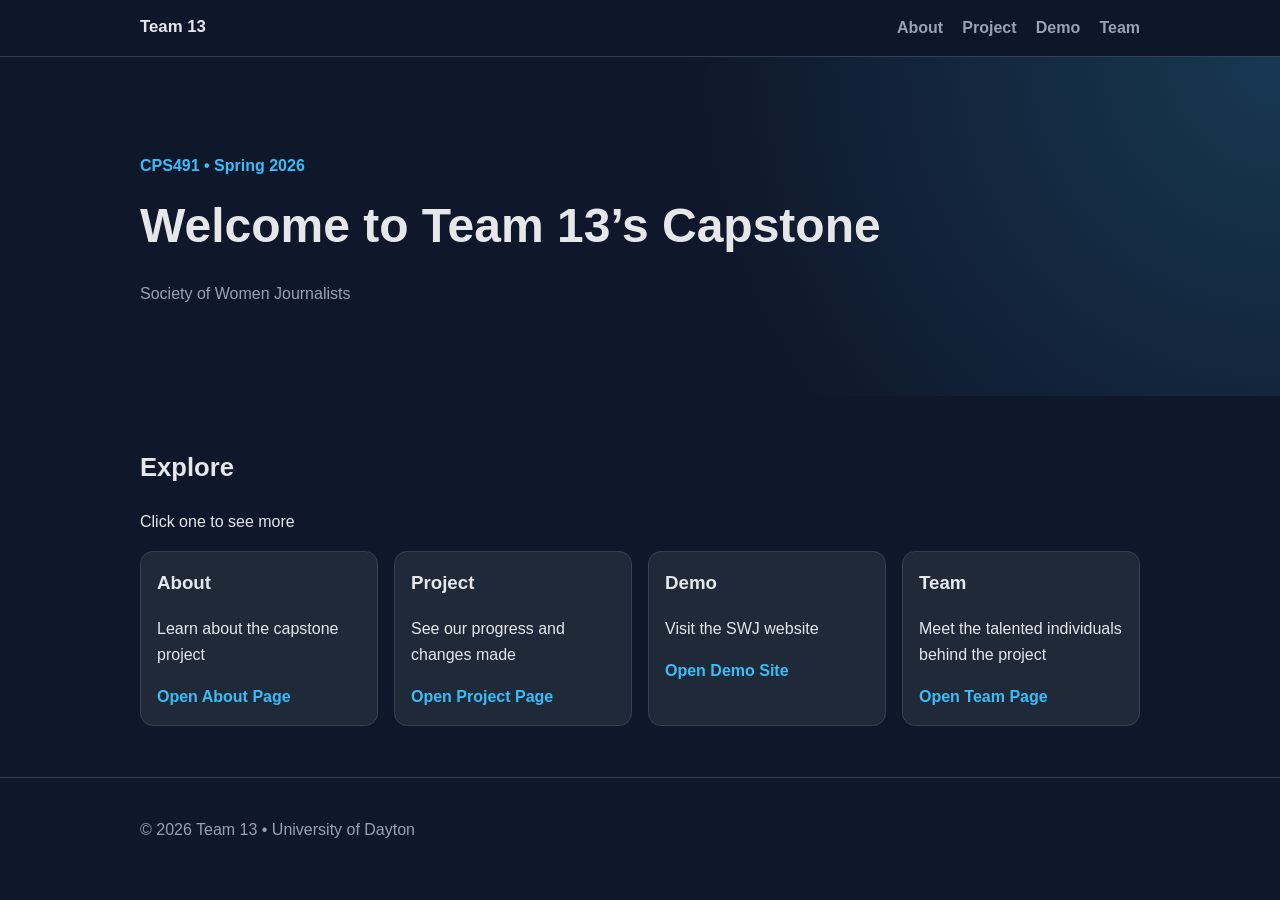
<file: index.html>
<!doctype html>
<html lang="en">
  <head>
    <meta charset="UTF-8" />
    <meta name="viewport" content="width=device-width, initial-scale=1.0" />
    <title>Team 13 Capstone | Home</title>
    <meta name="description" content="Team 13 capstone project website" />
    <link rel="stylesheet" href="styles.css" />
  </head>
  <body>
    <header class="site-header">
      <div class="container nav-wrap">
        <a href="index.html" class="brand">Team 13</a>
        <button
          class="nav-toggle"
          aria-label="Toggle navigation"
          aria-expanded="false"
        >
          ☰
        </button>
        <nav class="site-nav" id="site-nav">
          <a href="about.html">About</a>
          <a href="project.html">Project</a>
          <a href="https://www.swj1894.org/">Demo</a>
          <a href="team.html">Team</a>
        </nav>
      </div>
    </header>

    <main>
      <section class="hero">
        <div class="container">
          <p class="eyebrow">CPS491 • Spring 2026</p>
          <h1>Welcome to Team 13’s Capstone</h1>
          <p class="lead">Society of Women Journalists</p>
        </div>
      </section>

      <section class="section">
        <div class="container">
          <h2>Explore</h2>
          <p>Click one to see more</p>
          <div class="cards">
            <article class="card">
              <h3>About</h3>
              <p>Learn about the capstone project</p>
              <a href="about.html">Open About Page</a>
            </article>
            <article class="card">
              <h3>Project</h3>
              <p>See our progress and changes made</p>
              <a href="project.html">Open Project Page</a>
            </article>
            <article class="card">
              <h3>Demo</h3>
              <p>Visit the SWJ website</p>
              <a href="https://www.swj1894.org/">Open Demo Site</a>
            </article>
            <article class="card">
              <h3>Team</h3>
              <p>Meet the talented individuals behind the project</p>
              <a href="team.html">Open Team Page</a>
            </article>
          </div>
        </div>
      </section>
    </main>

    <footer class="site-footer">
      <div class="container">
        <p>© <span id="year"></span> Team 13 • University of Dayton</p>
      </div>
    </footer>

    <script src="script.js"></script>
  </body>
</html>
</file>
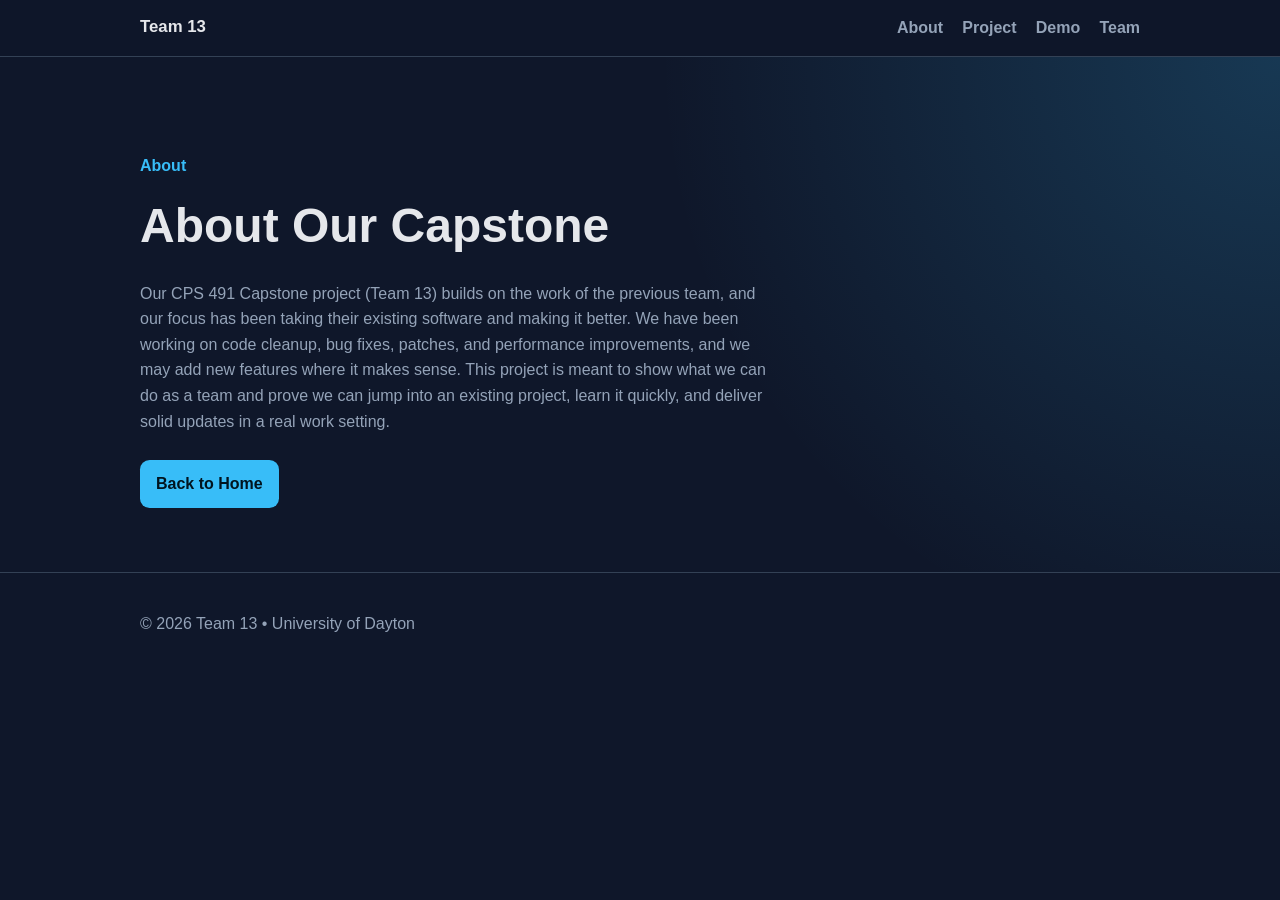
<file: about.html>
<!doctype html>
<html lang="en">
  <head>
    <meta charset="UTF-8" />
    <meta name="viewport" content="width=device-width, initial-scale=1.0" />
    <title>Team 13 Capstone | About</title>
    <meta name="description" content="About Team 13 capstone project" />
    <link rel="stylesheet" href="styles.css" />
  </head>
  <body>
    <header class="site-header">
      <div class="container nav-wrap">
        <a href="index.html" class="brand">Team 13</a>
        <button
          class="nav-toggle"
          aria-label="Toggle navigation"
          aria-expanded="false"
        >
          ☰
        </button>
        <nav class="site-nav" id="site-nav">
          <a href="about.html">About</a>
          <a href="project.html">Project</a>
          <a href="https://www.swj1894.org/">Demo</a>
          <a href="team.html">Team</a>
        </nav>
      </div>
    </header>

    <main>
      <section class="hero">
        <div class="container">
          <p class="eyebrow">About</p>
          <h1>About Our Capstone</h1>
          <p class="lead">
            Our CPS 491 Capstone project (Team 13) builds on the work of the
            previous team, and our focus has been taking their existing software
            and making it better. We have been working on code cleanup, bug
            fixes, patches, and performance improvements, and we may add new
            features where it makes sense. This project is meant to show what we
            can do as a team and prove we can jump into an existing project,
            learn it quickly, and deliver solid updates in a real work setting.
          </p>
          <a class="cta" href="index.html">Back to Home</a>
        </div>
      </section>
    </main>

    <footer class="site-footer">
      <div class="container">
        <p>© <span id="year"></span> Team 13 • University of Dayton</p>
      </div>
    </footer>

    <script src="script.js"></script>
  </body>
</html>
</file>
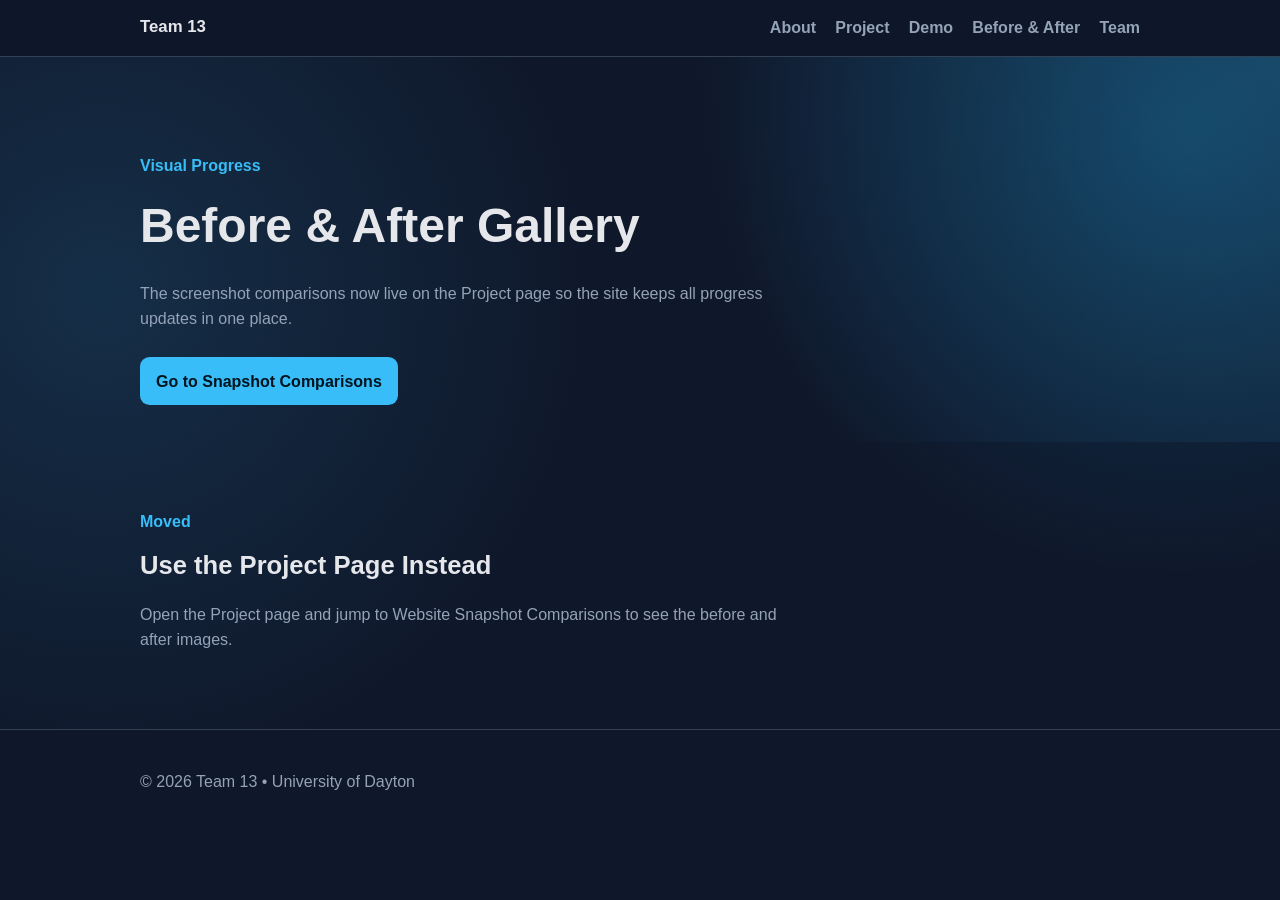
<file: before-after.html>
<!doctype html>
<html lang="en">
  <head>
    <meta charset="UTF-8" />
    <meta name="viewport" content="width=device-width, initial-scale=1.0" />
    <title>Team 13 Capstone | Before & After</title>
    <meta
      name="description"
      content="Before and after website snapshots for Team 13 capstone updates"
    />
    <link rel="stylesheet" href="styles.css" />
  </head>
  <body>
    <header class="site-header">
      <div class="container nav-wrap">
        <a href="index.html" class="brand">Team 13</a>
        <button
          class="nav-toggle"
          aria-label="Toggle navigation"
          aria-expanded="false"
        >
          ☰
        </button>
        <nav class="site-nav" id="site-nav">
          <a href="about.html">About</a>
          <a href="project.html">Project</a>
          <a href="https://www.swj1894.org/">Demo</a>
          <a href="before-after.html">Before & After</a>
          <a href="team.html">Team</a>
        </nav>
      </div>
    </header>

    <main class="before-after-page">
      <section class="hero before-after-hero">
        <div class="container">
          <p class="eyebrow">Visual Progress</p>
          <h1>Before & After Gallery</h1>
          <p class="lead">
            The screenshot comparisons now live on the Project page so the site
            keeps all progress updates in one place.
          </p>
          <a class="cta" href="project.html#snapshot-comparisons">
            Go to Snapshot Comparisons
          </a>
        </div>
      </section>

      <section class="section">
        <div class="container">
          <div class="section-heading">
            <p class="eyebrow">Moved</p>
            <h2>Use the Project Page Instead</h2>
            <p class="lead">
              Open the Project page and jump to Website Snapshot Comparisons to
              see the before and after images.
            </p>
          </div>
        </div>
      </section>
    </main>

    <footer class="site-footer">
      <div class="container">
        <p>© <span id="year"></span> Team 13 • University of Dayton</p>
      </div>
    </footer>

    <script src="script.js"></script>
  </body>
</html>
</file>
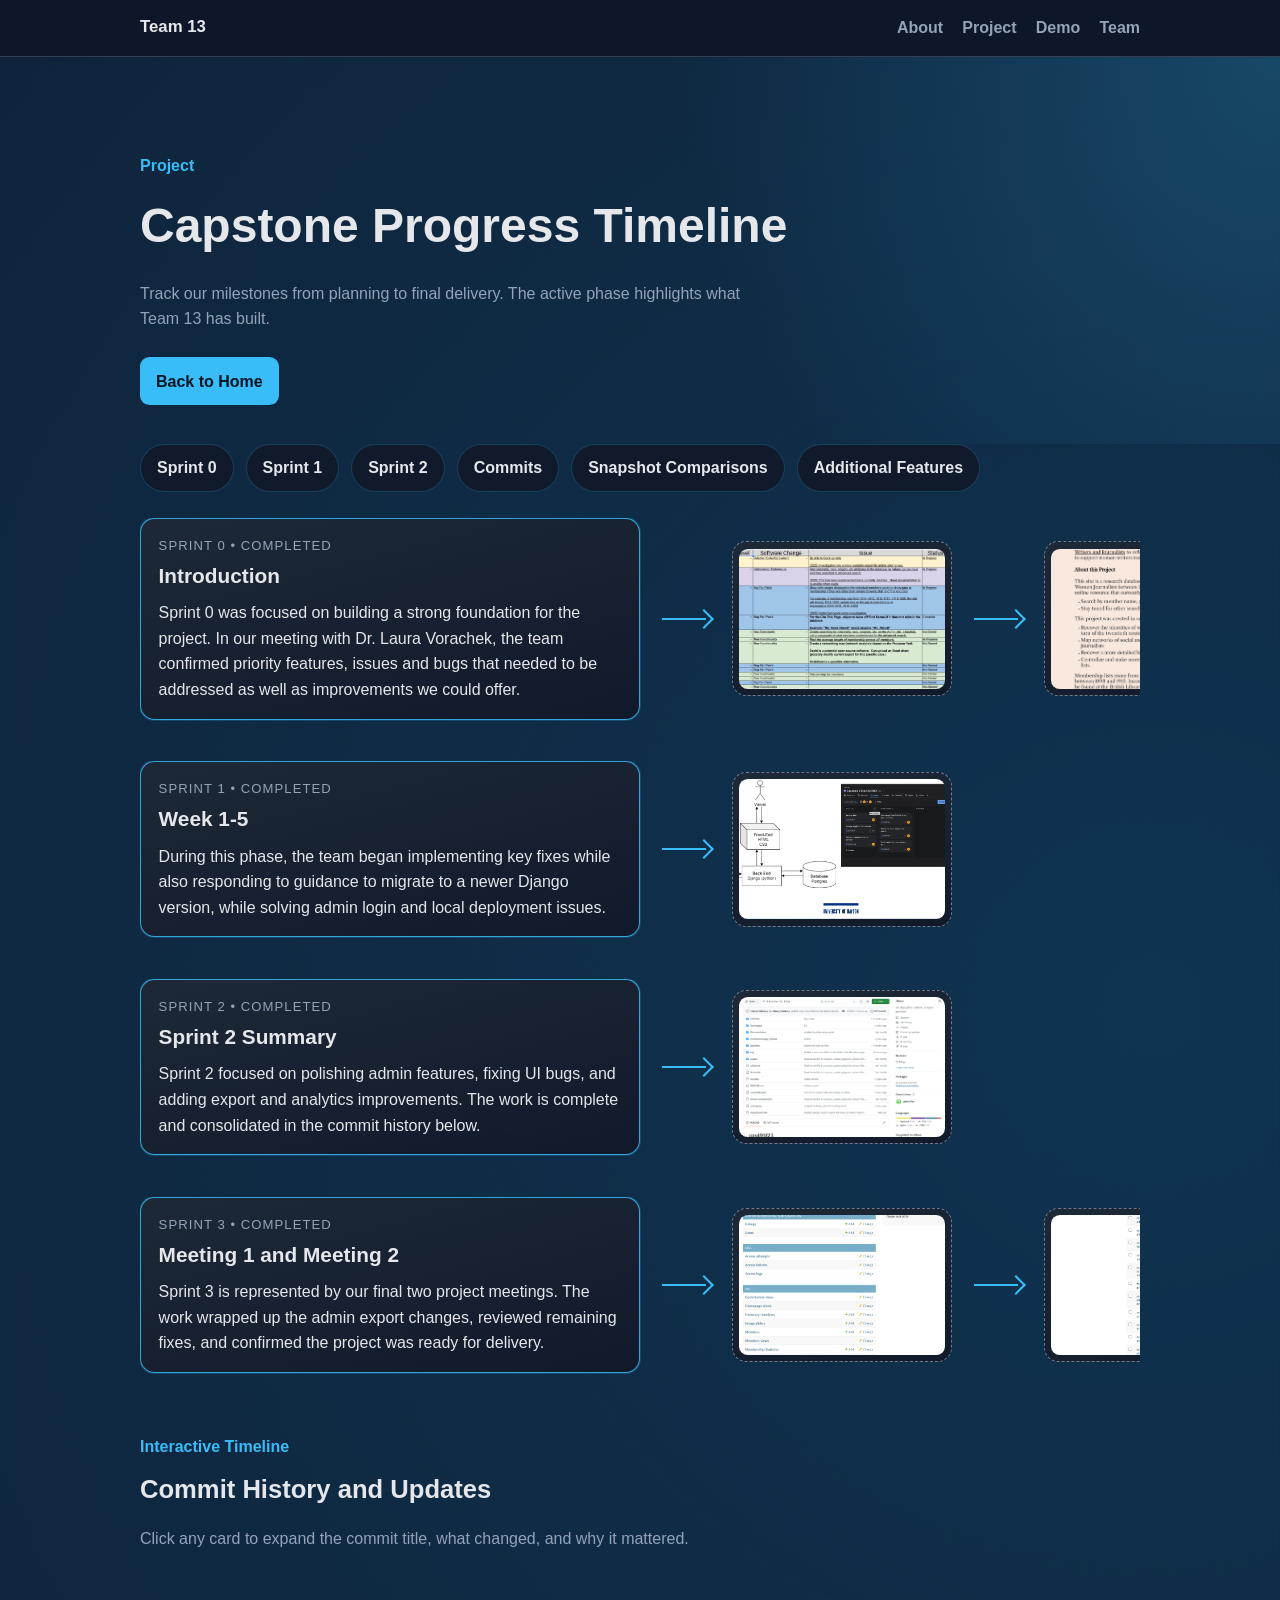
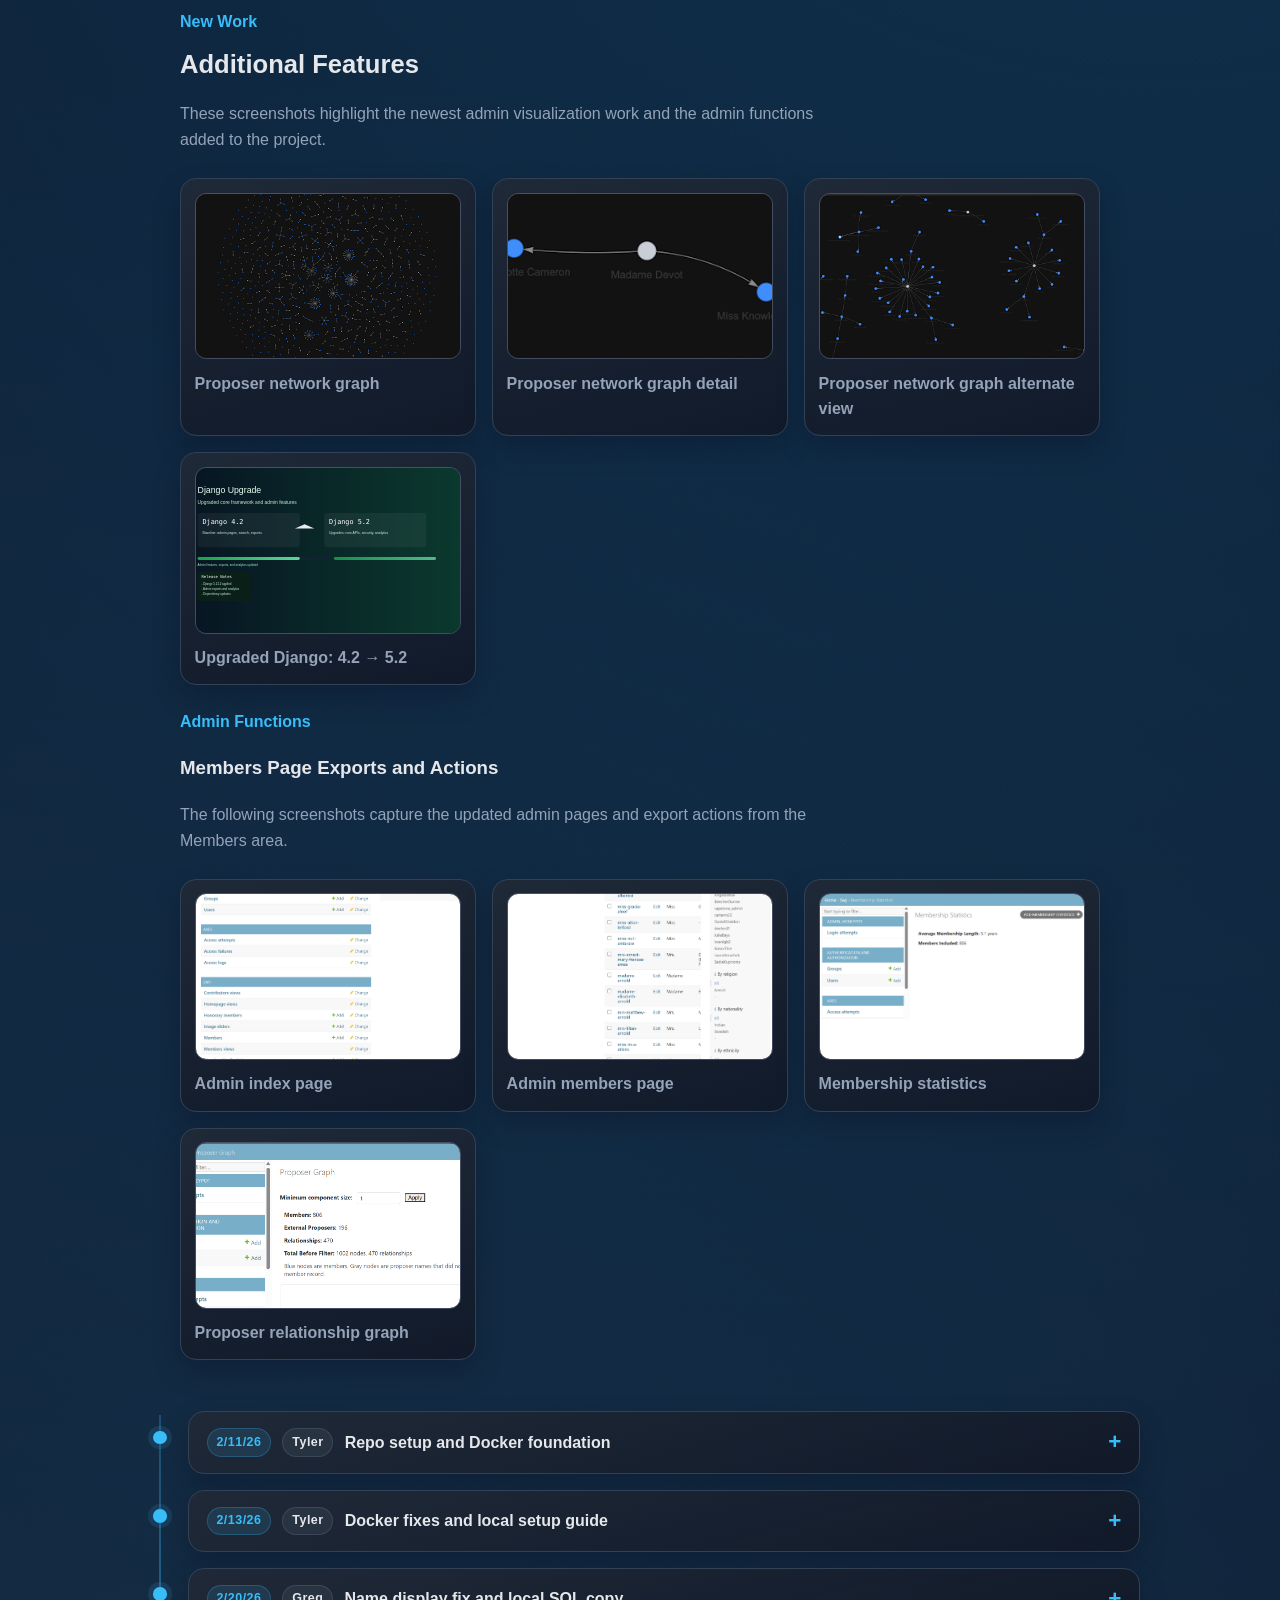
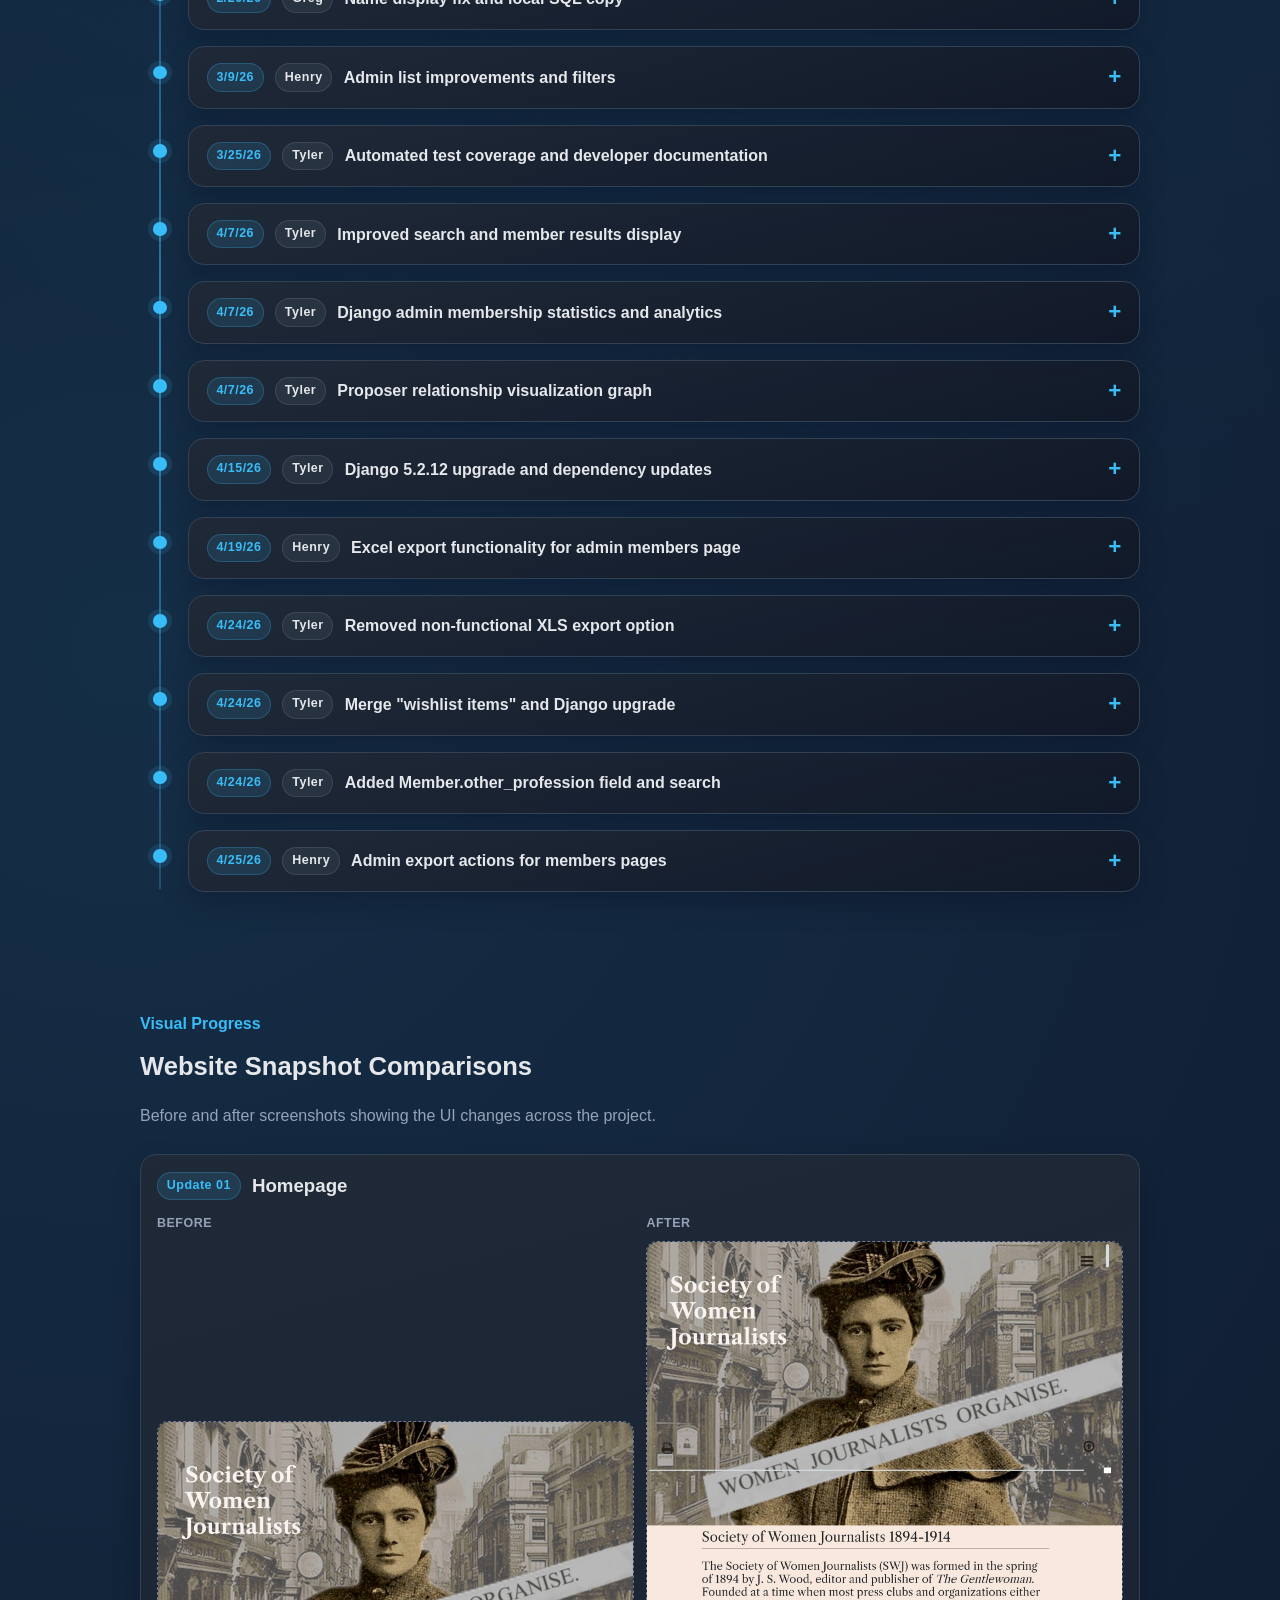
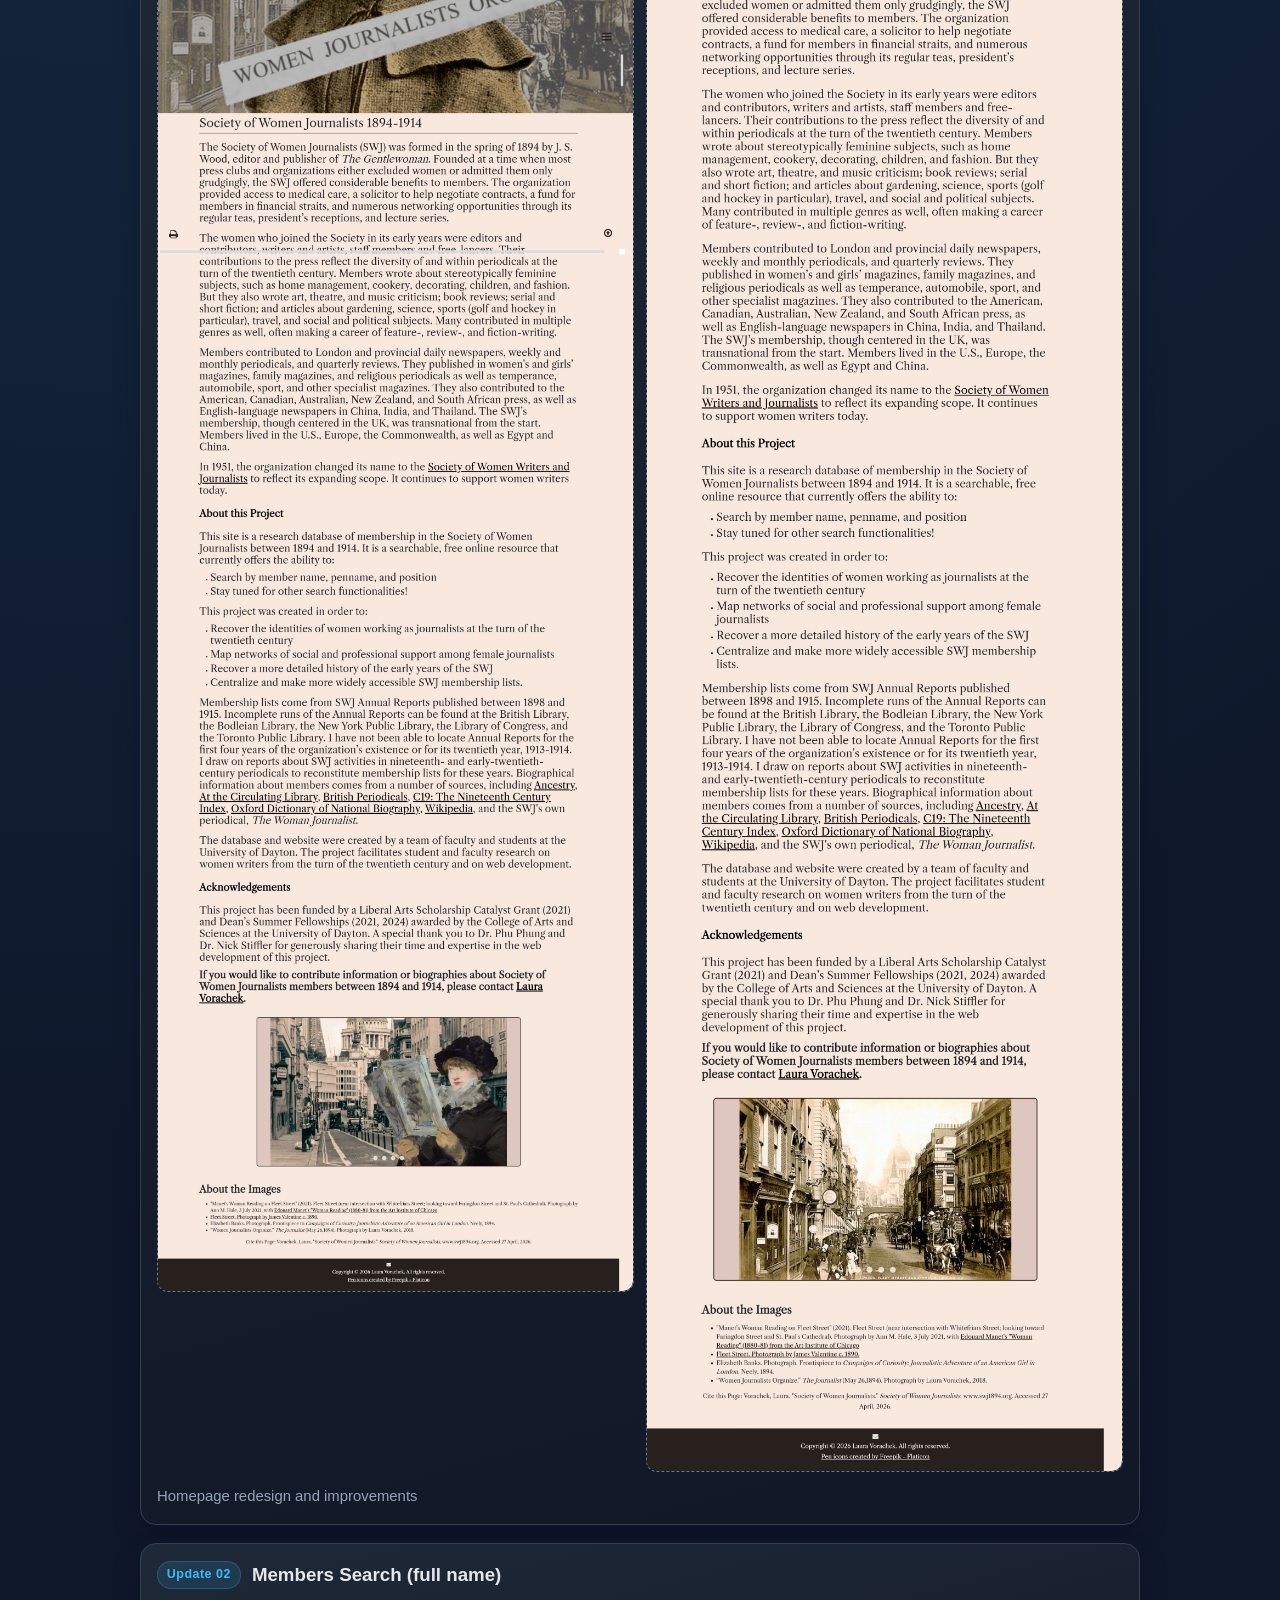
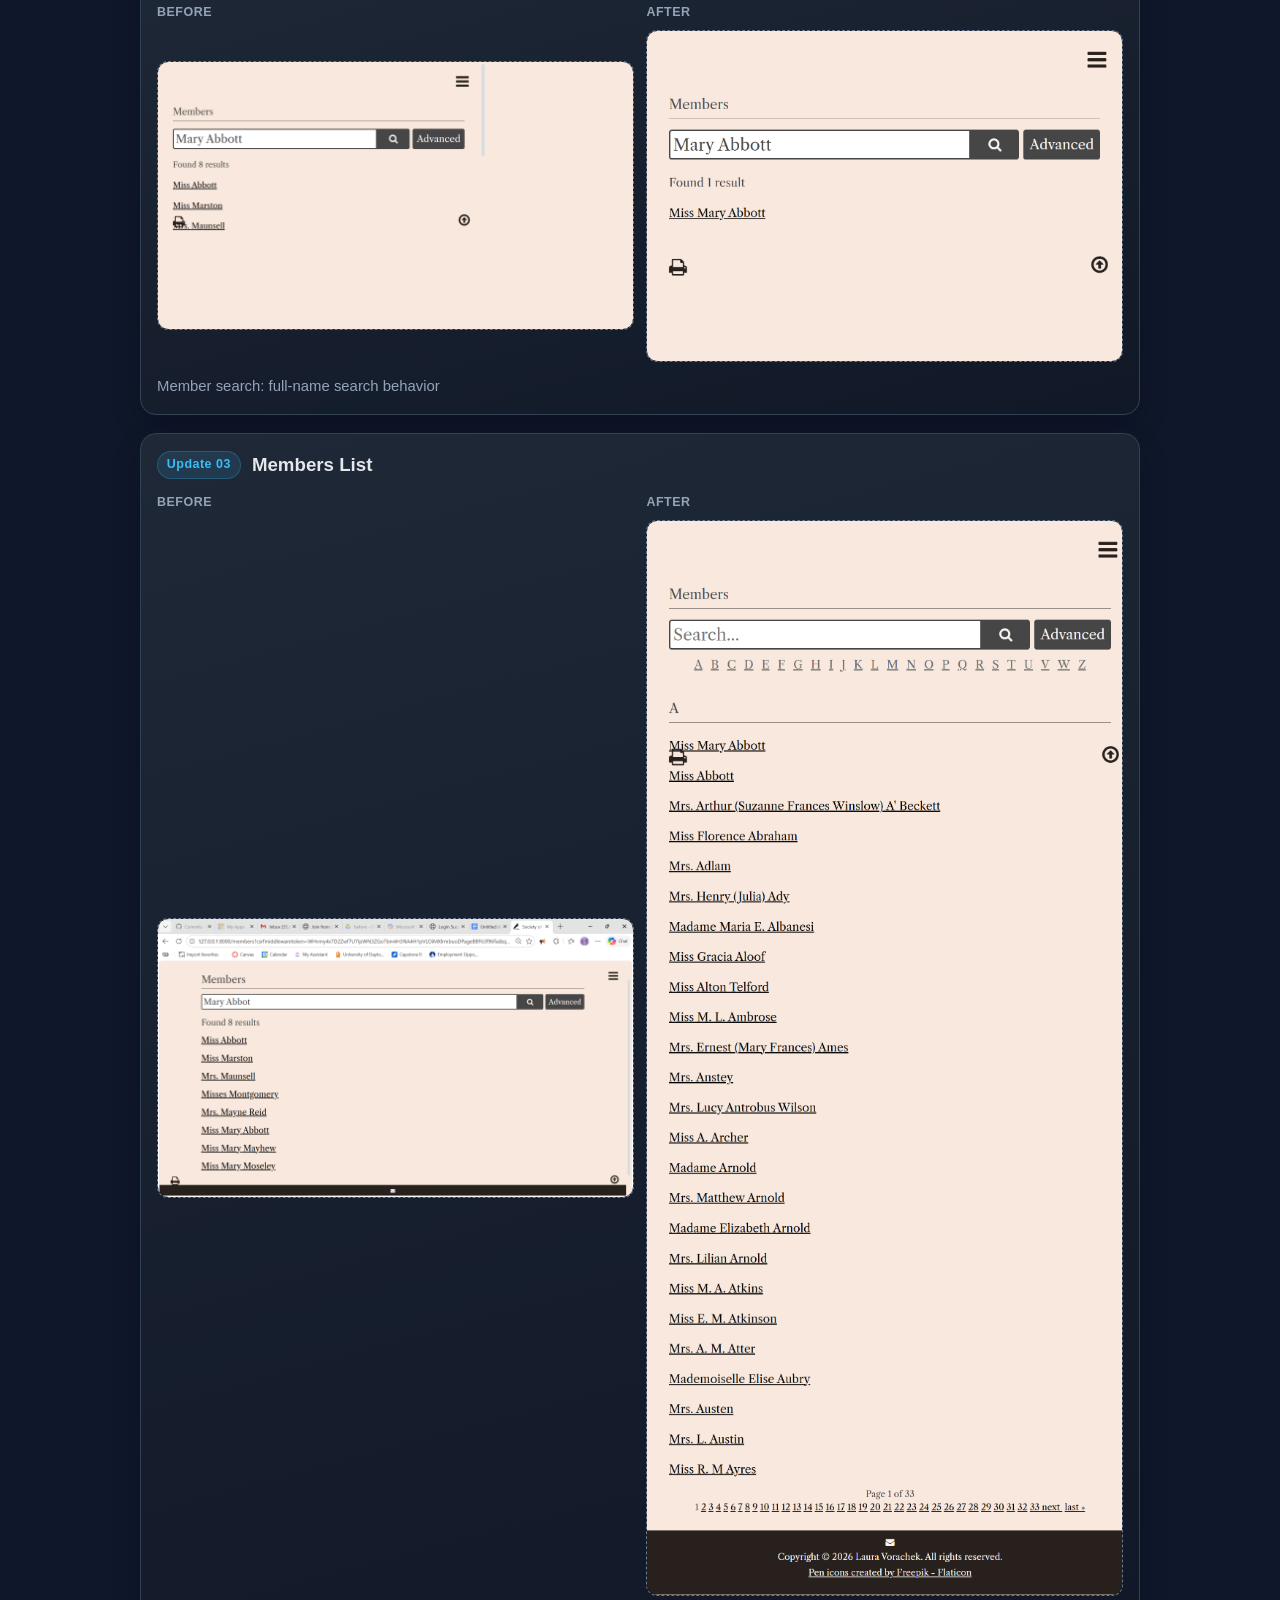
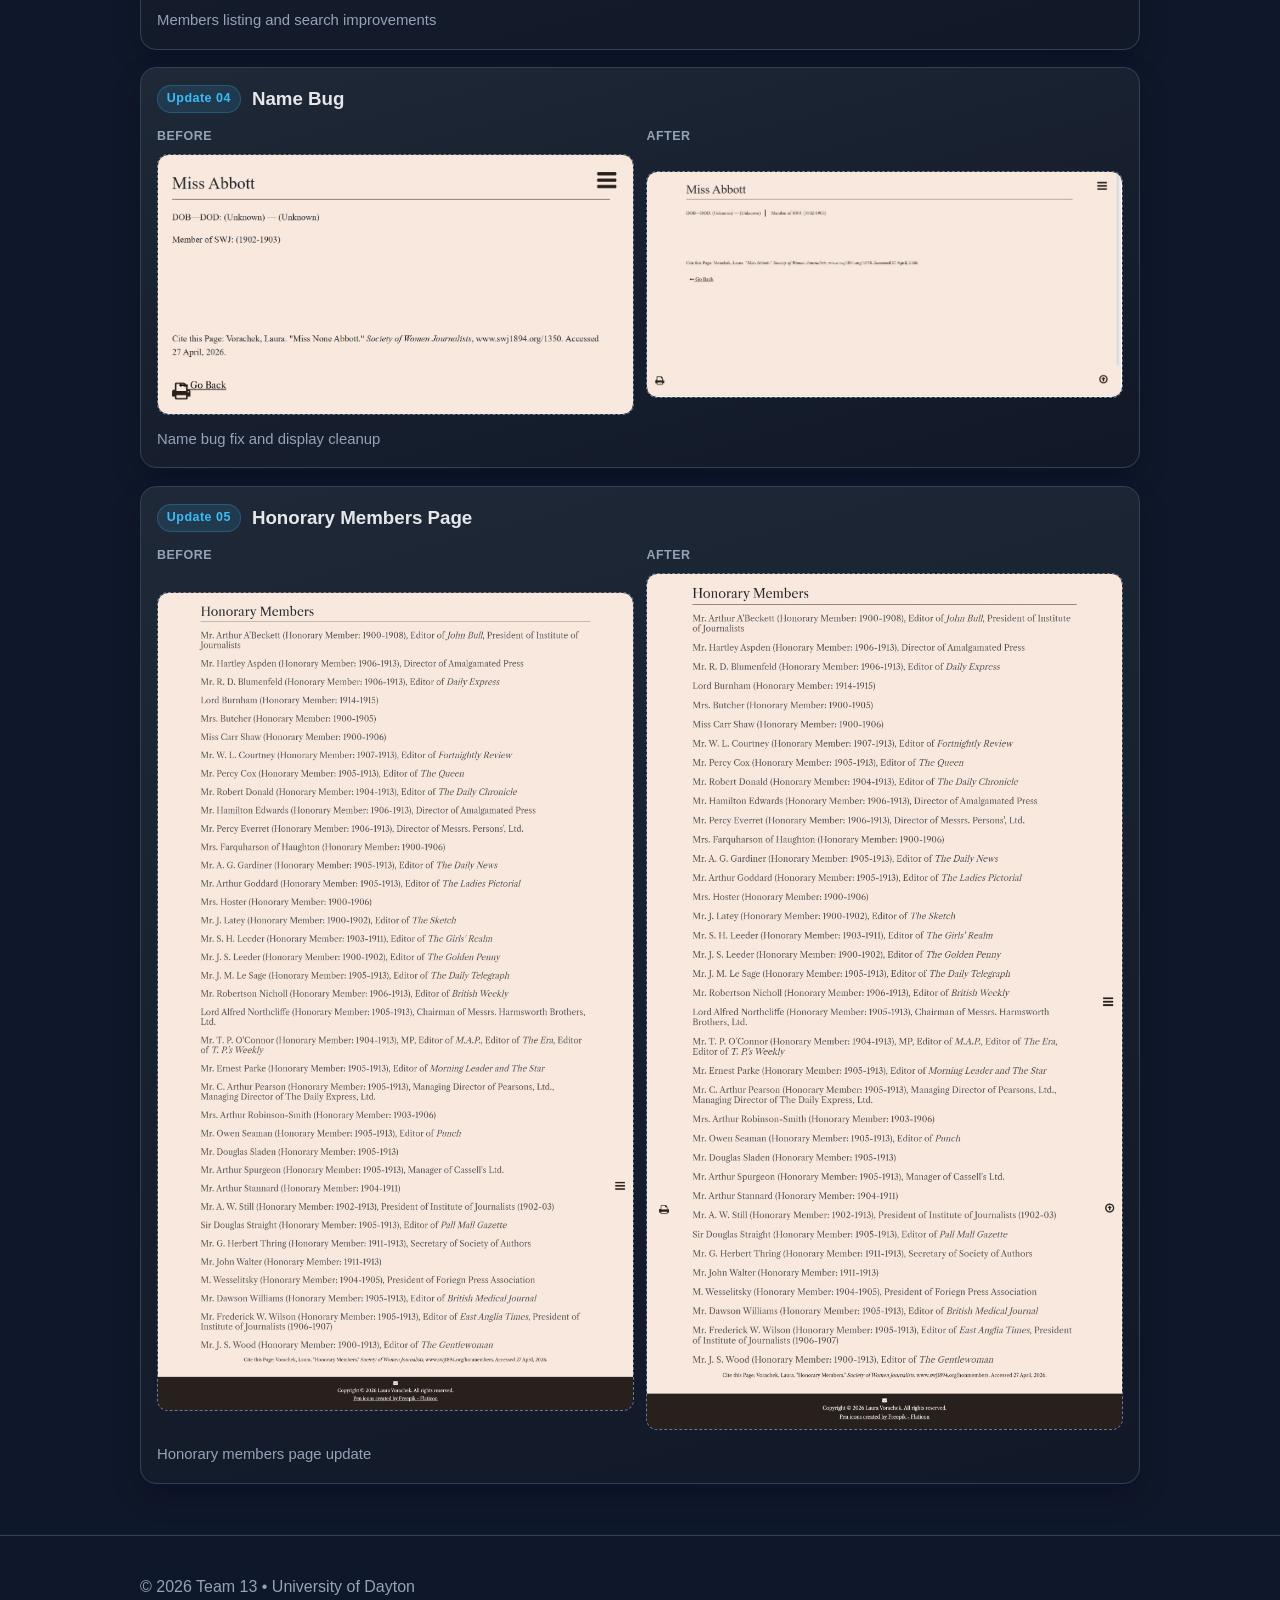
<file: project.html>
<!doctype html>
<html lang="en">
  <head>
    <meta charset="UTF-8" />
    <meta name="viewport" content="width=device-width, initial-scale=1.0" />
    <title>Team 13 Capstone | Project</title>
    <meta name="description" content="Project details for Team 13 capstone" />
    <link rel="stylesheet" href="styles.css" />
  </head>
  <body>
    <header class="site-header">
      <div class="container nav-wrap">
        <a href="index.html" class="brand">Team 13</a>
        <button
          class="nav-toggle"
          aria-label="Toggle navigation"
          aria-expanded="false"
        >
          ☰
        </button>
        <nav class="site-nav" id="site-nav">
          <a href="about.html">About</a>
          <a href="project.html">Project</a>
          <a href="https://www.swj1894.org/">Demo</a>
          <a href="team.html">Team</a>
        </nav>
      </div>
    </header>

    <main class="project-page">
      <section class="hero project-hero">
        <div class="container">
          <p class="eyebrow">Project</p>
          <h1>Capstone Progress Timeline</h1>
          <p class="lead">
            Track our milestones from planning to final delivery. The active
            phase highlights what Team 13 has built.
          </p>
          <a class="cta" href="index.html">Back to Home</a>
        </div>
      </section>

      <section class="section project-tabs-section">
        <div class="container">
          <div class="project-tabs" aria-label="Project section navigation">
            <a href="#sprint-0">Sprint 0</a>
            <a href="#sprint-1">Sprint 1</a>
            <a href="#sprint-2">Sprint 2</a>
            <a href="#commits">Commits</a>
            <a href="#snapshot-comparisons">Snapshot Comparisons</a>
            <a href="#additional-features">Additional Features</a>
          </div>
        </div>
      </section>

      <section class="section sprint-flow-section" id="sprint-0">
        <div class="container">
          <div class="sprint-flow" aria-label="Sprint 0 content flow">
            <article class="flow-box sprint-zero-box description-box">
              <p class="timeline-meta">Sprint 0 • Completed</p>
              <h2>Introduction</h2>
              <p>
                Sprint 0 was focused on building a strong foundation for the
                project. In our meeting with Dr. Laura Vorachek, the team
                confirmed priority features, issues and bugs that needed to be
                addressed as well as improvements we could offer.
              </p>
            </article>

            <div class="flow-arrow" aria-hidden="true"></div>

            <article class="flow-box flow-image-box">
              <img src="images/SWJ_Wishlist.jpeg" alt="Sprint 0 image 1" />
            </article>

            <div class="flow-arrow" aria-hidden="true"></div>

            <article class="flow-box flow-image-box">
              <img
                src="images/after/After_homepage.jpeg"
                alt="Sprint 0 image 2"
              />
            </article>

            <div class="flow-arrow" aria-hidden="true"></div>

            <article class="flow-box flow-image-box">
              <img src="images/repo.jpeg" alt="Sprint 0 image 3" />
            </article>
          </div>
        </div>
      </section>

      <section class="section sprint-flow-section" id="sprint-1">
        <div class="container">
          <div class="sprint-flow" aria-label="Sprint 1 content flow">
            <article class="flow-box sprint-zero-box description-box">
              <p class="timeline-meta">Sprint 1 • Completed</p>
              <h2>Week 1-5</h2>
              <p>
                During this phase, the team began implementing key fixes while
                also responding to guidance to migrate to a newer Django
                version, while solving admin login and local deployment issues.
              </p>
            </article>

            <div class="flow-arrow" aria-hidden="true"></div>

            <article class="flow-box flow-image-box">
              <img src="images/design_overview.jpeg" alt="Sprint 1 image 1" />
            </article>
          </div>
        </div>
      </section>

      <section class="section sprint-flow-section" id="sprint-2">
        <div class="container">
          <div class="sprint-flow" aria-label="Sprint 2 content flow">
            <article class="flow-box sprint-zero-box description-box">
              <p class="timeline-meta">Sprint 2 • Completed</p>
              <h2>Sprint 2 Summary</h2>
              <p>
                Sprint 2 focused on polishing admin features, fixing UI bugs,
                and adding export and analytics improvements. The work is
                complete and consolidated in the commit history below.
              </p>
            </article>

            <div class="flow-arrow" aria-hidden="true"></div>

            <article class="flow-box flow-image-box">
              <img src="images/repo.jpeg" alt="Sprint 2 snapshot" />
            </article>
          </div>
        </div>
      </section>

      <section class="section sprint-flow-section" id="sprint-3">
        <div class="container">
          <div class="sprint-flow" aria-label="Sprint 3 content flow">
            <article class="flow-box sprint-zero-box description-box">
              <p class="timeline-meta">Sprint 3 • Completed</p>
              <h2>Meeting 1 and Meeting 2</h2>
              <p>
                Sprint 3 is represented by our final two project meetings. The
                work wrapped up the admin export changes, reviewed remaining
                fixes, and confirmed the project was ready for delivery.
              </p>
            </article>

            <div class="flow-arrow" aria-hidden="true"></div>

            <article class="flow-box flow-image-box">
              <img
                src="images/after/after_admin_index.jpeg"
                alt="Sprint 3 meeting 1 snapshot"
              />
            </article>

            <div class="flow-arrow" aria-hidden="true"></div>

            <article class="flow-box flow-image-box">
              <img
                src="images/after/after_admin_members.jpeg"
                alt="Sprint 3 meeting 2 snapshot"
              />
            </article>
          </div>
        </div>
      </section>

      <section class="section commits-section" id="commits">
        <div class="container">
          <div class="section-heading">
            <p class="eyebrow">Interactive Timeline</p>
            <h2>Commit History and Updates</h2>
            <p class="lead">
              Click any card to expand the commit title, what changed, and why
              it mattered.
            </p>
          </div>

          <section
            class="section additional-features-section"
            id="additional-features"
          >
            <div class="container">
              <div class="section-heading">
                <p class="eyebrow">New Work</p>
                <h2>Additional Features</h2>
                <p class="lead">
                  These screenshots highlight the newest admin visualization
                  work and the admin functions added to the project.
                </p>
              </div>

              <div class="feature-gallery">
                <figure class="feature-card">
                  <img
                    src="images/new-addition/Proposer_Network_Graph.jpeg"
                    alt="Proposer network graph view 1"
                  />
                  <figcaption>Proposer network graph</figcaption>
                </figure>
                <figure class="feature-card">
                  <img
                    src="images/new-addition/Proposer_Network_Graph2.jpeg"
                    alt="Proposer network graph view 2"
                  />
                  <figcaption>Proposer network graph detail</figcaption>
                </figure>
                <figure class="feature-card">
                  <img
                    src="images/new-addition/Proposer_Network_Graph3.jpeg"
                    alt="Proposer network graph view 3"
                  />
                  <figcaption>Proposer network graph alternate view</figcaption>
                </figure>
                <figure class="feature-card feature-card--django-upgrade">
                  <img src="images/new-addition/django_upgrade.svg" alt="Django upgrade 4.2 to 5.2 graphic" />
                  <figcaption>Upgraded Django: 4.2 → 5.2</figcaption>
                </figure>
              </div>

              <div class="section-heading feature-subheading">
                <p class="eyebrow">Admin Functions</p>
                <h3>Members Page Exports and Actions</h3>
                <p class="lead">
                  The following screenshots capture the updated admin pages and
                  export actions from the Members area.
                </p>
              </div>

              <div class="feature-gallery feature-gallery--admin">
                <figure class="feature-card">
                  <img
                    src="images/after/after_admin_index.jpeg"
                    alt="After admin index page"
                  />
                  <figcaption>Admin index page</figcaption>
                </figure>
                <figure class="feature-card">
                  <img
                    src="images/after/after_admin_members.jpeg"
                    alt="After admin members page"
                  />
                  <figcaption>Admin members page</figcaption>
                </figure>
                <figure class="feature-card">
                  <img
                    src="images/after/after_admin_membership_stats.jpeg"
                    alt="After membership statistics page"
                  />
                  <figcaption>Membership statistics</figcaption>
                </figure>
                <figure class="feature-card">
                  <img
                    src="images/after/after_admin_proposer_graph.jpeg"
                    alt="After proposer graph page"
                  />
                  <figcaption>Proposer relationship graph</figcaption>
                </figure>
              </div>
            </div>
          </section>
          <ol class="commit-timeline">
            <li class="commit-step">
              <details class="commit-card">
                <summary>
                  <span class="commit-date">2/11/26</span>
                  <span class="commit-author">Tyler</span>
                  <span class="commit-title"
                    >Repo setup and Docker foundation</span
                  >
                </summary>
                <div class="commit-body">
                  <p>
                    This update established the project’s working base and made
                    the repository easier to run locally.
                  </p>
                  <ul>
                    <li>
                      Added a .gitignore and removed files that should not be
                      tracked.
                    </li>
                    <li>
                      Added Docker support with a Dockerfile and
                      docker-compose.yml.
                    </li>
                    <li>
                      Added documentation, Django project files, CSV data, media
                      images, and updated README.md.
                    </li>
                  </ul>
                </div>
              </details>
            </li>

            <li class="commit-step">
              <details class="commit-card">
                <summary>
                  <span class="commit-date">2/13/26</span>
                  <span class="commit-author">Tyler</span>
                  <span class="commit-title"
                    >Docker fixes and local setup guide</span
                  >
                </summary>
                <div class="commit-body">
                  <p>
                    This round refined the local development workflow and made
                    the project easier to configure safely.
                  </p>
                  <ul>
                    <li>
                      Fixed Dockerfile and compose issues and updated the
                      gitignore.
                    </li>
                    <li>Upgraded the base Python image from 3.9 to 3.11.</li>
                    <li>
                      Updated timezone settings, removed compiled cache and
                      db.sqlite3, and added a local setup guide.
                    </li>
                    <li>
                      Expanded setup instructions for running Django on the host
                      with the database in Docker.
                    </li>
                  </ul>
                </div>
              </details>
            </li>

            <li class="commit-step">
              <details class="commit-card">
                <summary>
                  <span class="commit-date">2/20/26</span>
                  <span class="commit-author">Greg</span>
                  <span class="commit-title"
                    >Name display fix and local SQL copy</span
                  >
                </summary>
                <div class="commit-body">
                  <p>
                    This update corrected a display bug and added a clean local
                    database copy for development and testing.
                  </p>
                  <ul>
                    <li>
                      Fixed the issue where some member names were showing as
                      “None.”
                    </li>
                    <li>
                      Improved name assembly logic using filtered name parts.
                    </li>
                    <li>
                      Added a large SQL file, local_copy_clean.sql, for
                      development and testing.
                    </li>
                  </ul>
                </div>
              </details>
            </li>

            <li class="commit-step">
              <details class="commit-card">
                <summary>
                  <span class="commit-date">3/9/26</span>
                  <span class="commit-author">Henry</span>
                  <span class="commit-title"
                    >Admin list improvements and filters</span
                  >
                </summary>
                <div class="commit-body">
                  <p>
                    This change made the Django admin members page more useful
                    by exposing more data and filters.
                  </p>
                  <ul>
                    <li>
                      Expanded admin list_display with religion, nationality,
                      race, ethnicity, county, and country.
                    </li>
                    <li>
                      Added matching admin-side filters to speed up searching
                      and review.
                    </li>
                  </ul>
                </div>
              </details>
            </li>

            <li class="commit-step">
              <details class="commit-card">
                <summary>
                  <span class="commit-date">3/25/26</span>
                  <span class="commit-author">Tyler</span>
                  <span class="commit-title"
                    >Automated test coverage and developer documentation</span
                  >
                </summary>
                <div class="commit-body">
                  <p>
                    Added initial automated test coverage and documentation for
                    developers, including important notes about the admin
                    "honeypot" login behavior to prevent lockouts.
                  </p>
                  <ul>
                    <li>
                      Updated LocalDevSetup.md with honeypot login warning.
                    </li>
                    <li>
                      Added tests for preprocess_date_ranges (fallback, gap
                      handling, sorting/merging).
                    </li>
                    <li>
                      Expanded AdvancedSearchDoc.md with steps to re-enable
                      demographic filters.
                    </li>
                  </ul>
                </div>
              </details>
            </li>

            <li class="commit-step">
              <details class="commit-card">
                <summary>
                  <span class="commit-date">4/7/26</span>
                  <span class="commit-author">Tyler</span>
                  <span class="commit-title"
                    >Improved search and member results display</span
                  >
                </summary>
                <div class="commit-body">
                  <p>
                    Fixed a search issue when users type full names by splitting
                    queries into terms and requiring each term to match name
                    fields. Also removed the 8-result limit from the members
                    page.
                  </p>
                  <ul>
                    <li>
                      Updated search logic to match first/last/pen name fields
                      separately.
                    </li>
                    <li>
                      Removed result slicing to show all member search results.
                    </li>
                    <li>Expanded test coverage with MembersSearchTests.</li>
                    <li>
                      Removed local_copy_clean.sql from repository for cleanup.
                    </li>
                  </ul>
                </div>
              </details>
            </li>

            <li class="commit-step">
              <details class="commit-card">
                <summary>
                  <span class="commit-date">4/7/26</span>
                  <span class="commit-author">Tyler</span>
                  <span class="commit-title"
                    >Django admin membership statistics and analytics</span
                  >
                </summary>
                <div class="commit-body">
                  <p>
                    Added a new Django admin page that calculates and displays
                    average membership length based on members' date ranges.
                  </p>
                  <ul>
                    <li>Created MembershipStatistics proxy model.</li>
                    <li>
                      Added logic to parse YYYY-YYYY date ranges and compute
                      durations.
                    </li>
                    <li>
                      Built custom admin template showing aggregate averages.
                    </li>
                  </ul>
                </div>
              </details>
            </li>

            <li class="commit-step">
              <details class="commit-card">
                <summary>
                  <span class="commit-date">4/7/26</span>
                  <span class="commit-author">Tyler</span>
                  <span class="commit-title"
                    >Proposer relationship visualization graph</span
                  >
                </summary>
                <div class="commit-body">
                  <p>
                    Introduced an interactive admin visualization for proposer
                    relationships using a directed graph. Includes name
                    normalization and a minimum component size filter to reduce
                    noise.
                  </p>
                  <ul>
                    <li>Added ProposerGraph proxy model.</li>
                    <li>
                      Built vis-network interactive graph with nodes/edges from
                      proposer data.
                    </li>
                    <li>
                      Implemented name normalization and variant handling.
                    </li>
                    <li>
                      Added custom admin template for graph visualization.
                    </li>
                  </ul>
                </div>
              </details>
            </li>

            <li class="commit-step">
              <details class="commit-card">
                <summary>
                  <span class="commit-date">4/15/26</span>
                  <span class="commit-author">Tyler</span>
                  <span class="commit-title"
                    >Django 5.2.12 upgrade and dependency updates</span
                  >
                </summary>
                <div class="commit-body">
                  <p>
                    Upgraded the project to Django 5.2.12 with all compatible
                    dependencies. Updated settings for the new django-axes
                    backend and cleaned up legacy configurations.
                  </p>
                  <ul>
                    <li>Bumped Django 4.2.7 → 5.2.12 in requirements.txt.</li>
                    <li>
                      Updated axes, ckeditor, import-export, and
                      easy-thumbnails.
                    </li>
                    <li>
                      Removed legacy apps: image_cropping, django_pandas, and
                      AxesMiddleware.
                    </li>
                    <li>Updated AUTHENTICATION_BACKENDS in settings.</li>
                    <li>
                      Added migration for MembershipStatistics and ProposerGraph
                      proxy models.
                    </li>
                  </ul>
                </div>
              </details>
            </li>

            <li class="commit-step">
              <details class="commit-card">
                <summary>
                  <span class="commit-date">4/19/26</span>
                  <span class="commit-author">Henry</span>
                  <span class="commit-title"
                    >Excel export functionality for admin members page</span
                  >
                </summary>
                <div class="commit-body">
                  <p>
                    Added an Excel export action to the Django admin "Members"
                    and "Honorary Members" pages, allowing admins to download
                    data in spreadsheet form.
                  </p>
                  <ul>
                    <li>
                      Added export_model_with_related_objectsJSON
                      (renamed/retitled).
                    </li>
                    <li>
                      Added export_model_with_related_objectsEXCEL_MERGED to
                      merge Member rows with related Date rows.
                    </li>
                    <li>Enabled formats: JSON, XLSX, CSV, XLS.</li>
                    <li>
                      Uses pandas, json_normalize, and openpyxl for spreadsheet
                      generation.
                    </li>
                  </ul>
                </div>
              </details>
            </li>

            <li class="commit-step">
              <details class="commit-card">
                <summary>
                  <span class="commit-date">4/24/26</span>
                  <span class="commit-author">Tyler</span>
                  <span class="commit-title"
                    >Removed non-functional XLS export option</span
                  >
                </summary>
                <div class="commit-body">
                  <p>
                    Cleaned up admin export options by removing the legacy .xls
                    format that was not working correctly.
                  </p>
                  <ul>
                    <li>Dropped XLS from export formats in swj/admin.py.</li>
                    <li>Retained export formats: JSON, XLSX, CSV.</li>
                  </ul>
                </div>
              </details>
            </li>

            <li class="commit-step">
              <details class="commit-card">
                <summary>
                  <span class="commit-date">4/24/26</span>
                  <span class="commit-author">Tyler</span>
                  <span class="commit-title"
                    >Merge "wishlist items" and Django upgrade</span
                  >
                </summary>
                <div class="commit-body">
                  <p>
                    Merged multiple "wishlist" improvements including the Django
                    5.2.12 upgrade, improved member search, proposer graph, and
                    membership statistics features.
                  </p>
                  <ul>
                    <li>Integrated Django upgrade and dependency updates.</li>
                    <li>
                      Added ProposerGraph and MembershipStatistics proxy models.
                    </li>
                    <li>Improved multi-word member search matching.</li>
                    <li>Removed the "only show 8 results" limit.</li>
                    <li>
                      Added new admin analytics pages for relationships and
                      statistics.
                    </li>
                  </ul>
                </div>
              </details>
            </li>

            <li class="commit-step">
              <details class="commit-card">
                <summary>
                  <span class="commit-date">4/24/26</span>
                  <span class="commit-author">Tyler</span>
                  <span class="commit-title"
                    >Added Member.other_profession field and search</span
                  >
                </summary>
                <div class="commit-body">
                  <p>
                    Added a new other_profession field to the Member model and
                    integrated it through the admin and CSV import pipeline for
                    storage and searching.
                  </p>
                  <ul>
                    <li>Added other_profession field to swj/models.py.</li>
                    <li>
                      Created migration
                      swj/migrations/0005_member_other_profession.py.
                    </li>
                    <li>
                      Updated swj/admin.py and import_members.py for CSV
                      pipeline.
                    </li>
                    <li>
                      Added unit tests to ensure field persists correctly.
                    </li>
                    <li>
                      Merged PR #5: "search-by-other-profession" feature branch.
                    </li>
                  </ul>
                </div>
              </details>
            </li>

            <li class="commit-step">
              <details class="commit-card">
                <summary>
                  <span class="commit-date">4/25/26</span>
                  <span class="commit-author">Henry</span>
                  <span class="commit-title"
                    >Admin export actions for members pages</span
                  >
                </summary>
                <div class="commit-body">
                  <p>
                    Added a second Excel export function, plus two CSV export
                    functions that mirror the Excel export options in the admin
                    Members action dropdown.
                  </p>
                  <ul>
                    <li>
                      Added a second Excel export function for the Members
                      action dropdown.
                    </li>
                    <li>
                      Added CSV export actions that mirror the Excel export
                      behavior.
                    </li>
                    <li>
                      Applied the same action set to the admin Members pages.
                    </li>
                  </ul>
                </div>
              </details>
            </li>
          </ol>
        </div>
      </section>

      <section class="section snapshot-comparisons-section" id="snapshot-comparisons">
        <div class="container">
          <div class="section-heading">
            <p class="eyebrow">Visual Progress</p>
            <h2>Website Snapshot Comparisons</h2>
            <p class="lead">
              Before and after screenshots showing the UI changes across the
              project.
            </p>
          </div>

          <div class="before-after-grid">
            <article class="comparison-card">
              <div class="comparison-header">
                <span class="comparison-tag">Update 01</span>
                <h3>Homepage</h3>
              </div>
              <div class="comparison-images">
                <figure class="comparison-panel">
                  <figcaption>Before</figcaption>
                  <img src="images/before/Before_Homepage.jpeg" alt="Before - Homepage" style="width: 100%; height: auto" />
                </figure>
                <figure class="comparison-panel">
                  <figcaption>After</figcaption>
                  <img src="images/after/After_homepage.jpeg" alt="After - Homepage" style="width: 100%; height: auto" />
                </figure>
              </div>
              <p class="comparison-note">Homepage redesign and improvements</p>
            </article>

            <article class="comparison-card">
              <div class="comparison-header">
                <span class="comparison-tag">Update 02</span>
                <h3>Members Search (full name)</h3>
              </div>
              <div class="comparison-images">
                <figure class="comparison-panel">
                  <figcaption>Before</figcaption>
                  <img src="images/before/before_members_search_full_name.jpeg" alt="Before - Members search full name" style="width: 100%; height: auto" />
                </figure>
                <figure class="comparison-panel">
                  <figcaption>After</figcaption>
                  <img src="images/after/after_members_search_full_name.jpeg" alt="After - Members search full name" style="width: 100%; height: auto" />
                </figure>
              </div>
              <p class="comparison-note">Member search: full-name search behavior</p>
            </article>

            <article class="comparison-card">
              <div class="comparison-header">
                <span class="comparison-tag">Update 03</span>
                <h3>Members List</h3>
              </div>
              <div class="comparison-images">
                <figure class="comparison-panel">
                  <figcaption>Before</figcaption>
                  <img src="images/before/before_name_search.jpeg" alt="Before - Members list" style="width: 100%; height: auto" />
                </figure>
                <figure class="comparison-panel">
                  <figcaption>After</figcaption>
                  <img src="images/after/after_members.jpeg" alt="After - Members list" style="width: 100%; height: auto" />
                </figure>
              </div>
              <p class="comparison-note">Members listing and search improvements</p>
            </article>

            <article class="comparison-card">
              <div class="comparison-header">
                <span class="comparison-tag">Update 04</span>
                <h3>Name Bug</h3>
              </div>
              <div class="comparison-images">
                <figure class="comparison-panel">
                  <figcaption>Before</figcaption>
                  <img src="images/before/before_name_bug.jpeg" alt="Before - Name bug" style="width: 100%; height: auto" />
                </figure>
                <figure class="comparison-panel">
                  <figcaption>After</figcaption>
                  <img src="images/after/After_name_bug.jpg" alt="After - Name bug" style="width: 100%; height: auto" />
                </figure>
              </div>
              <p class="comparison-note">Name bug fix and display cleanup</p>
            </article>

            <article class="comparison-card">
              <div class="comparison-header">
                <span class="comparison-tag">Update 05</span>
                <h3>Honorary Members Page</h3>
              </div>
              <div class="comparison-images">
                <figure class="comparison-panel">
                  <figcaption>Before</figcaption>
                  <img src="images/before/Before_Honorary_page.jpeg" alt="Before - Honorary page" style="width: 100%; height: auto" />
                </figure>
                <figure class="comparison-panel">
                  <figcaption>After</figcaption>
                  <img src="images/after/After_Honorary_Members.jpeg" alt="After - Honorary page" style="width: 100%; height: auto" />
                </figure>
              </div>
              <p class="comparison-note">Honorary members page update</p>
            </article>
          </div>
        </div>
      </section>

    </main>

    <footer class="site-footer">
      <div class="container">
        <p>© <span id="year"></span> Team 13 • University of Dayton</p>
      </div>
    </footer>

    <script src="script.js"></script>
  </body>
</html>
</file>
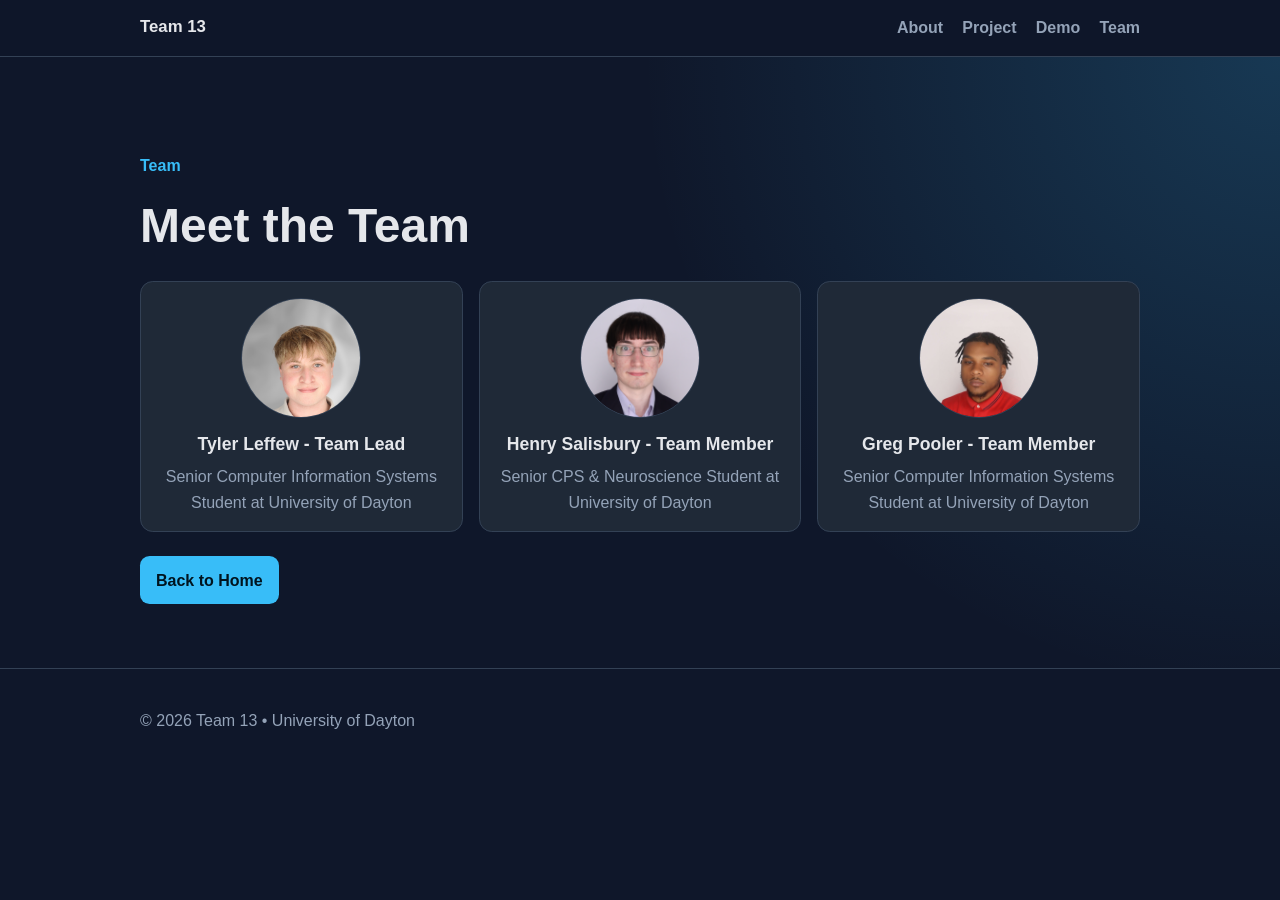
<file: team.html>
<!doctype html>
<html lang="en">
  <head>
    <meta charset="UTF-8" />
    <meta name="viewport" content="width=device-width, initial-scale=1.0" />
    <title>Team 13 Capstone | Team</title>
    <meta name="description" content="Team members for Team 13 capstone" />
    <link rel="stylesheet" href="styles.css" />
  </head>
  <body>
    <header class="site-header">
      <div class="container nav-wrap">
        <a href="index.html" class="brand">Team 13</a>
        <button
          class="nav-toggle"
          aria-label="Toggle navigation"
          aria-expanded="false"
        >
          ☰
        </button>
        <nav class="site-nav" id="site-nav">
          <a href="about.html">About</a>
          <a href="project.html">Project</a>
          <a href="https://www.swj1894.org/">Demo</a>
          <a href="team.html">Team</a>
        </nav>
      </div>
    </header>

    <main>
      <section class="hero">
        <div class="container">
          <p class="eyebrow">Team</p>
          <h1>Meet the Team</h1>
          <div class="cards team-cards">
            <article class="card member-card">
              <img
                src="images/tylerimg.jpg?v=2"
                alt="Tyler Leffew headshot"
                class="member-photo tyler-photo"
              />
              <h2>Tyler Leffew - Team Lead</h2>
              <p>
                Senior Computer Information Systems Student at University of
                Dayton
              </p>
            </article>

            <article class="card member-card">
              <img
                src="images/salisburyh1.jpg?v=2"
                alt="Henry Salisbury headshot"
                class="member-photo"
              />
              <h2>Henry Salisbury - Team Member</h2>
              <p>Senior CPS & Neuroscience Student at University of Dayton</p>
            </article>

            <article class="card member-card">
              <img
                src="images/poolerg1.jpg?v=2"
                alt="Greg Pooler headshot"
                class="member-photo"
              />
              <h2>Greg Pooler - Team Member</h2>
              <p>
                Senior Computer Information Systems Student at University of
                Dayton
              </p>
            </article>
          </div>
          <a class="cta" href="index.html">Back to Home</a>
        </div>
      </section>
    </main>

    <footer class="site-footer">
      <div class="container">
        <p>© <span id="year"></span> Team 13 • University of Dayton</p>
      </div>
    </footer>

    <script src="script.js"></script>
  </body>
</html>
</file>
<file: styles.css>
/* styles.css was the only file where I used predicitive text to write code with a the help of AI,
but I made sure to review and look over the code so I understand it.*/

:root {
  --bg: #0f172a;
  --surface: #111827;
  --text: #e5e7eb;
  --muted: #94a3b8;
  --accent: #38bdf8;
  --accent-2: #0ea5e9;
  --card: #1f2937;
  --border: #334155;
}

* {
  box-sizing: border-box;
}

html,
body {
  margin: 0;
  padding: 0;
  scroll-behavior: smooth;
}

body {
  font-family: "Segoe UI", Tahoma, Geneva, Verdana, sans-serif;
  background: var(--bg);
  color: var(--text);
  line-height: 1.6;
}

.container {
  width: min(1000px, 92%);
  margin: 0 auto;
}

.site-header {
  position: sticky;
  top: 0;
  z-index: 100;
  background: rgba(15, 23, 42, 0.95);
  border-bottom: 1px solid var(--border);
  backdrop-filter: blur(6px);
}

.nav-wrap {
  display: flex;
  align-items: center;
  justify-content: space-between;
  padding: 0.9rem 0;
}

.brand {
  color: var(--text);
  text-decoration: none;
  font-weight: 700;
  font-size: 1.05rem;
}

.site-nav {
  display: flex;
  gap: 1.2rem;
}

.site-nav a {
  color: var(--muted);
  text-decoration: none;
  font-weight: 600;
}

.site-nav a:hover {
  color: var(--accent);
}

.nav-toggle {
  display: none;
  background: transparent;
  border: 1px solid var(--border);
  color: var(--text);
  font-size: 1.1rem;
  border-radius: 0.4rem;
  padding: 0.3rem 0.55rem;
}

.hero {
  padding: 5rem 0 4rem;
  background: radial-gradient(
    circle at top right,
    rgba(56, 189, 248, 0.2),
    transparent 45%
  );
}

.eyebrow {
  color: var(--accent);
  margin-bottom: 0.6rem;
  font-weight: 700;
}

.hero h1 {
  font-size: clamp(1.8rem, 5vw, 3rem);
  margin: 0 0 0.8rem;
}

.lead {
  color: var(--muted);
  max-width: 640px;
  margin-bottom: 1.6rem;
}

.cta {
  display: inline-block;
  background: var(--accent);
  color: #00141f;
  text-decoration: none;
  font-weight: 700;
  padding: 0.7rem 1rem;
  border-radius: 0.6rem;
}

.cta:hover {
  background: var(--accent-2);
}

.section {
  padding: 3.2rem 0;
}

.section.alt {
  background: var(--surface);
  border-top: 1px solid var(--border);
  border-bottom: 1px solid var(--border);
}

.section h2 {
  margin-top: 0;
  font-size: 1.6rem;
}

.section-heading {
  margin-bottom: 1rem;
}

.section-heading h2 {
  margin-bottom: 0.25rem;
}

.cards {
  display: grid;
  grid-template-columns: repeat(auto-fit, minmax(220px, 1fr));
  gap: 1rem;
  margin-top: 1rem;
}

.card {
  background: var(--card);
  border: 1px solid var(--border);
  border-radius: 0.8rem;
  padding: 1rem;
}

.card h3 {
  margin-top: 0;
}

.card a {
  color: var(--accent);
  text-decoration: none;
  font-weight: 600;
}

.card a:hover {
  color: var(--accent-2);
}

.commits-section {
  padding-top: 1rem;
}

.commit-timeline {
  list-style: none;
  margin: 0;
  padding: 0;
  display: grid;
  gap: 1rem;
  position: relative;
}

.commit-timeline::before {
  content: "";
  position: absolute;
  left: 1.2rem;
  top: 0.2rem;
  bottom: 0.2rem;
  width: 2px;
  background: linear-gradient(
    to bottom,
    rgba(56, 189, 248, 0.25),
    rgba(56, 189, 248, 0.55),
    rgba(56, 189, 248, 0.25)
  );
}

.commit-step {
  position: relative;
  padding-left: 3rem;
}

.commit-step::before {
  content: "";
  position: absolute;
  left: 0.82rem;
  top: 1.2rem;
  width: 0.85rem;
  height: 0.85rem;
  border-radius: 50%;
  background: var(--accent);
  box-shadow: 0 0 0 5px rgba(56, 189, 248, 0.12);
}

.commit-card {
  background: linear-gradient(
    165deg,
    rgba(31, 41, 55, 0.97),
    rgba(17, 24, 39, 0.92)
  );
  border: 1px solid var(--border);
  border-radius: 1rem;
  overflow: hidden;
  box-shadow: 0 12px 28px rgba(2, 6, 23, 0.22);
}

.commit-card[open] {
  border-color: rgba(56, 189, 248, 0.65);
  box-shadow:
    0 0 0 1px rgba(56, 189, 248, 0.18),
    0 18px 36px rgba(2, 6, 23, 0.28);
}

.commit-card summary {
  list-style: none;
  cursor: pointer;
  display: grid;
  grid-template-columns: auto auto 1fr auto;
  gap: 0.7rem;
  align-items: center;
  padding: 1rem 1.1rem;
  user-select: none;
}

.commit-card summary::-webkit-details-marker {
  display: none;
}

.commit-card summary::after {
  content: "+";
  color: var(--accent);
  font-size: 1.4rem;
  font-weight: 700;
  line-height: 1;
}

.commit-card[open] summary::after {
  content: "−";
}

.commit-date,
.commit-author {
  display: inline-flex;
  align-items: center;
  border-radius: 999px;
  padding: 0.2rem 0.55rem;
  font-size: 0.78rem;
  font-weight: 700;
  letter-spacing: 0.04em;
}

.commit-date {
  background: rgba(56, 189, 248, 0.12);
  color: var(--accent);
  border: 1px solid rgba(56, 189, 248, 0.25);
}

.commit-author {
  background: rgba(148, 163, 184, 0.1);
  color: var(--text);
  border: 1px solid rgba(148, 163, 184, 0.18);
}

.commit-title {
  font-weight: 700;
  color: var(--text);
}

.commit-body {
  padding: 0 1.1rem 1rem 1.1rem;
  color: var(--muted);
}

.commit-body p {
  margin: 0 0 0.75rem;
}

.commit-body ul {
  margin: 0;
  padding-left: 1.2rem;
}

.commit-body li + li {
  margin-top: 0.45rem;
}

.commit-body li::marker {
  color: var(--accent);
}

.team-list {
  list-style: none;
  padding-left: 0;
  margin: 0 0 1.5rem;
}

.team-item {
  margin: 0.75rem 0;
}

.team-item-featured {
  display: flex;
  align-items: center;
  gap: 0.75rem;
}

.team-photo {
  width: 64px;
  height: 64px;
  object-fit: cover;
  border-radius: 999px;
  border: 1px solid var(--border);
}

.team-cards {
  margin-bottom: 1.5rem;
}

.member-card {
  text-align: center;
}

.member-card h2 {
  font-size: 1.1rem;
  margin: 0.75rem 0 0.4rem;
}

.member-card p {
  margin: 0;
  color: var(--muted);
}

.member-photo {
  width: 120px;
  height: 120px;
  object-fit: cover;
  object-position: center top;
  border-radius: 999px;
  border: 1px solid var(--border);
  display: block;
  margin: 0 auto;
}

.tyler-photo {
  object-position: center 30%;
}

.site-footer {
  border-top: 1px solid var(--border);
  padding: 1.4rem 0 2rem;
  color: var(--muted);
}

.click-to-enlarge {
  cursor: zoom-in;
  transition: transform 0.2s ease;
}

.click-to-enlarge:hover {
  transform: scale(1.01);
}

body.lightbox-open {
  overflow: hidden;
}

.image-lightbox {
  position: fixed;
  inset: 0;
  background: rgba(2, 6, 23, 0.88);
  display: grid;
  place-items: center;
  padding: 1.2rem;
  opacity: 0;
  pointer-events: none;
  z-index: 999;
  transition: opacity 0.2s ease;
}

.image-lightbox.open {
  opacity: 1;
  pointer-events: auto;
}

.lightbox-image {
  max-width: min(1300px, 96vw);
  max-height: 90vh;
  width: auto;
  height: auto;
  object-fit: contain;
  border-radius: 0.55rem;
  border: 1px solid rgba(148, 163, 184, 0.4);
  box-shadow: 0 22px 48px rgba(2, 6, 23, 0.6);
  background: #0b1220;
}

.lightbox-close {
  position: absolute;
  top: 0.9rem;
  right: 1rem;
  width: 42px;
  height: 42px;
  border-radius: 999px;
  border: 1px solid rgba(148, 163, 184, 0.35);
  background: rgba(15, 23, 42, 0.9);
  color: var(--text);
  font-size: 1.65rem;
  line-height: 1;
  cursor: pointer;
}

.lightbox-close:hover {
  border-color: rgba(56, 189, 248, 0.75);
  color: var(--accent);
}

.project-page {
  background:
    radial-gradient(
      circle at 90% 10%,
      rgba(14, 165, 233, 0.2),
      transparent 32%
    ),
    radial-gradient(
      circle at 10% 40%,
      rgba(56, 189, 248, 0.14),
      transparent 38%
    );
}

.project-tabs-section {
  padding-top: 0;
  padding-bottom: 0.8rem;
}

.project-tabs {
  display: flex;
  flex-wrap: wrap;
  gap: 0.75rem;
}

.project-tabs a {
  display: inline-flex;
  align-items: center;
  justify-content: center;
  padding: 0.65rem 1rem;
  border-radius: 999px;
  border: 1px solid rgba(56, 189, 248, 0.22);
  background: rgba(17, 24, 39, 0.85);
  color: var(--text);
  text-decoration: none;
  font-weight: 700;
}

.project-tabs a:hover {
  color: var(--accent);
  border-color: rgba(56, 189, 248, 0.6);
}

.before-after-page {
  background:
    radial-gradient(
      circle at 92% 12%,
      rgba(14, 165, 233, 0.2),
      transparent 34%
    ),
    radial-gradient(circle at 8% 35%, rgba(56, 189, 248, 0.14), transparent 40%);
}

.before-after-hero {
  padding-bottom: 2.3rem;
}

.before-after-grid {
  display: grid;
  gap: 1.1rem;
}

.comparison-card {
  background: linear-gradient(
    165deg,
    rgba(31, 41, 55, 0.96),
    rgba(17, 24, 39, 0.92)
  );
  border: 1px solid var(--border);
  border-radius: 1rem;
  padding: 1rem;
  box-shadow: 0 12px 28px rgba(2, 6, 23, 0.22);
}

.comparison-header {
  display: flex;
  align-items: center;
  gap: 0.7rem;
  flex-wrap: wrap;
  margin-bottom: 0.8rem;
}

.comparison-header h3 {
  margin: 0;
}

.comparison-tag {
  display: inline-flex;
  align-items: center;
  border-radius: 999px;
  padding: 0.2rem 0.55rem;
  font-size: 0.78rem;
  font-weight: 700;
  letter-spacing: 0.04em;
  background: rgba(56, 189, 248, 0.12);
  color: var(--accent);
  border: 1px solid rgba(56, 189, 248, 0.25);
}

.comparison-images {
  display: grid;
  grid-template-columns: repeat(2, minmax(0, 1fr));
  gap: 0.8rem;
}

.comparison-panel {
  margin: 0;
  display: grid;
  gap: 0.45rem;
}

.comparison-panel figcaption {
  color: var(--muted);
  font-weight: 700;
  letter-spacing: 0.04em;
  text-transform: uppercase;
  font-size: 0.78rem;
}

.comparison-panel img,
.comparison-placeholder {
  width: 100%;
  min-height: 220px;
  border-radius: 0.7rem;
  border: 1px dashed rgba(148, 163, 184, 0.7);
  background: rgba(15, 23, 42, 0.45);
}

.comparison-panel img {
  display: block;
  height: 100%;
  object-fit: cover;
}

.comparison-placeholder {
  display: grid;
  place-items: center;
  color: var(--muted);
  text-align: center;
  padding: 1rem;
  font-size: 0.95rem;
}

.comparison-note {
  margin: 0.8rem 0 0;
  color: var(--muted);
  font-size: 0.93rem;
}

.project-hero {
  padding-bottom: 2.4rem;
}

.project-timeline-section {
  padding-top: 1rem;
}

.sprint-flow-section {
  padding-top: 0.8rem;
  padding-bottom: 1.6rem;
}

.additional-features-section {
  padding-top: 1rem;
}

.feature-gallery {
  display: grid;
  grid-template-columns: repeat(auto-fit, minmax(220px, 1fr));
  gap: 1rem;
}

.feature-subheading {
  margin-top: 1.5rem;
}

.feature-gallery--admin {
  margin-top: 1rem;
}


.feature-card {
  margin: 0;
  background: linear-gradient(
    165deg,
    rgba(31, 41, 55, 0.96),
    rgba(17, 24, 39, 0.9)
  );
  border: 1px solid var(--border);
  border-radius: 1rem;
  padding: 0.85rem;
  box-shadow: 0 12px 28px rgba(2, 6, 23, 0.22);
}

.feature-card img {
  width: 100%;
  aspect-ratio: 16 / 10;
  object-fit: cover;
  border-radius: 0.7rem;
  border: 1px solid rgba(148, 163, 184, 0.35);
  display: block;
}

.feature-card figcaption {
  margin-top: 0.7rem;
  color: var(--muted);
  font-weight: 700;
}

.sprint-flow {
  display: flex;
  align-items: center;
  justify-content: flex-start;
  flex-wrap: nowrap;
  overflow-x: auto;
  gap: 1rem;
  padding-bottom: 0.2rem;
}

.flow-box {
  flex: 0 0 auto;
  background: linear-gradient(
    165deg,
    rgba(31, 41, 55, 0.96),
    rgba(17, 24, 39, 0.9)
  );
  border: 1px solid var(--border);
  border-radius: 0.9rem;
  padding: 1rem 1.1rem;
}

.flow-box h2 {
  margin: 0.2rem 0 0.5rem;
  font-size: clamp(1.05rem, 2.8vw, 1.3rem);
}

.flow-box p {
  margin: 0;
}

.description-box {
  width: min(500px, 100%);
}

.sprint-zero-box {
  border-color: rgba(56, 189, 248, 0.85);
  box-shadow: 0 0 0 1px rgba(56, 189, 248, 0.2);
}

.flow-image-box {
  width: 220px;
  border-style: dashed;
  border-color: rgba(148, 163, 184, 0.7);
  padding: 0.4rem;
}

.flow-image-box img {
  width: 100%;
  height: 140px;
  display: block;
  object-fit: cover;
  border-radius: 0.55rem;
}

.flow-arrow {
  position: relative;
  width: 60px;
  flex: 0 0 60px;
}

.flow-arrow::before {
  content: "";
  position: absolute;
  top: 50%;
  left: 10%;
  width: 74%;
  height: 2px;
  background: var(--accent);
  transform: translateY(-50%);
}

.flow-arrow::after {
  content: "";
  position: absolute;
  top: 50%;
  right: 8%;
  width: 12px;
  height: 12px;
  border-top: 2px solid var(--accent);
  border-right: 2px solid var(--accent);
  transform: translateY(-50%) rotate(45deg);
}

.project-timeline {
  list-style: none;
  margin: 0;
  padding: 0.5rem 0 0.5rem 1.2rem;
  border-left: 2px solid rgba(56, 189, 248, 0.35);
}

.timeline-item {
  position: relative;
  margin: 0 0 1.3rem;
  padding-left: 1.4rem;
}

.timeline-dot {
  position: absolute;
  left: -0.54rem;
  top: 1.05rem;
  width: 0.95rem;
  height: 0.95rem;
  border-radius: 50%;
  background: #334155;
  border: 2px solid #1e293b;
}

.timeline-card {
  background: linear-gradient(
    165deg,
    rgba(31, 41, 55, 0.95),
    rgba(17, 24, 39, 0.9)
  );
  border: 1px solid var(--border);
  border-radius: 0.85rem;
  padding: 1rem 1.1rem;
}

.timeline-card h2 {
  margin: 0.2rem 0 0.5rem;
  font-size: clamp(1.1rem, 3vw, 1.35rem);
}

.timeline-card p {
  margin: 0;
}

.timeline-meta {
  margin: 0;
  font-size: 0.82rem;
  letter-spacing: 0.08em;
  text-transform: uppercase;
  color: var(--muted);
}

.timeline-item.complete .timeline-dot {
  background: var(--accent);
  border-color: rgba(14, 165, 233, 0.9);
}

.timeline-item.upcoming .timeline-dot {
  background: #1f2937;
  border-color: #334155;
}

.timeline-item.active .timeline-card {
  border-color: rgba(56, 189, 248, 0.95);
  box-shadow:
    0 0 0 1px rgba(56, 189, 248, 0.28),
    0 0 26px rgba(14, 165, 233, 0.3);
}

.timeline-item.active .timeline-meta {
  color: var(--accent);
}

.timeline-item.active .timeline-dot {
  background: #7dd3fc;
  border-color: #38bdf8;
  box-shadow: 0 0 0 0 rgba(56, 189, 248, 0.75);
  animation: timelinePulse 1.9s ease-out infinite;
}

@keyframes timelinePulse {
  0% {
    box-shadow: 0 0 0 0 rgba(56, 189, 248, 0.75);
  }

  70% {
    box-shadow: 0 0 0 14px rgba(56, 189, 248, 0);
  }

  100% {
    box-shadow: 0 0 0 0 rgba(56, 189, 248, 0);
  }
}

@media (max-width: 760px) {
  .nav-toggle {
    display: inline-block;
  }

  .site-nav {
    position: absolute;
    right: 4%;
    top: 62px;
    flex-direction: column;
    background: var(--surface);
    border: 1px solid var(--border);
    border-radius: 0.6rem;
    padding: 0.8rem;
    min-width: 180px;
    display: none;
  }

  .site-nav.open {
    display: flex;
  }

  .project-timeline {
    padding-left: 1rem;
  }

  .timeline-item {
    padding-left: 1.2rem;
  }

  .sprint-flow {
    flex-direction: column;
    align-items: stretch;
    overflow-x: visible;
  }

  .flow-arrow {
    width: 100%;
    height: 36px;
    flex: 0 0 auto;
  }

  .flow-arrow::before {
    top: 25%;
    left: 50%;
    width: 2px;
    height: 70%;
    transform: translateX(-50%);
  }

  .flow-arrow::after {
    top: 90%;
    left: 50%;
    right: auto;
    transform: translate(-50%, -50%) rotate(135deg);
  }

  .description-box,
  .flow-image-box {
    width: 100%;
  }

  .commit-step {
    padding-left: 2.35rem;
  }

  .commit-timeline::before {
    left: 1rem;
  }

  .commit-step::before {
    left: 0.62rem;
  }

  .commit-card summary {
    grid-template-columns: 1fr;
    gap: 0.45rem;
  }

  .comparison-images {
    grid-template-columns: 1fr;
  }
}
</file>
